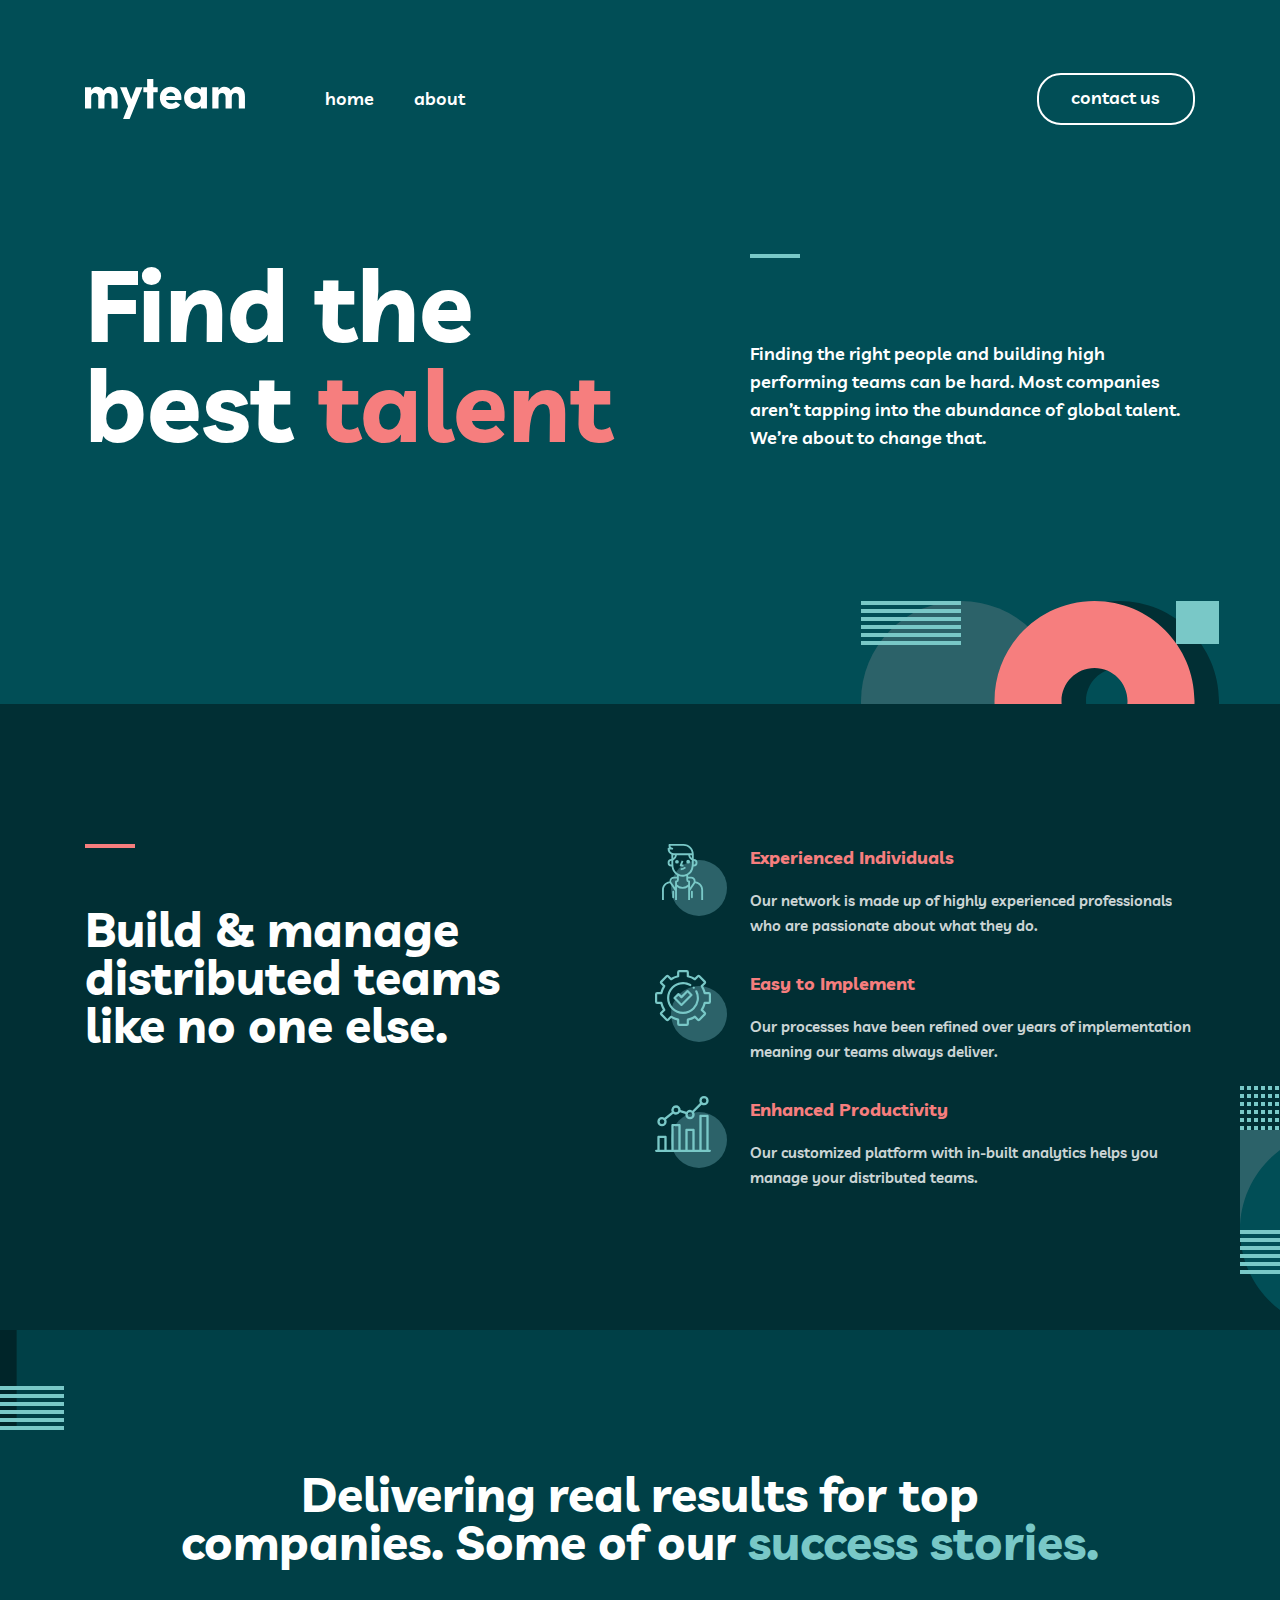
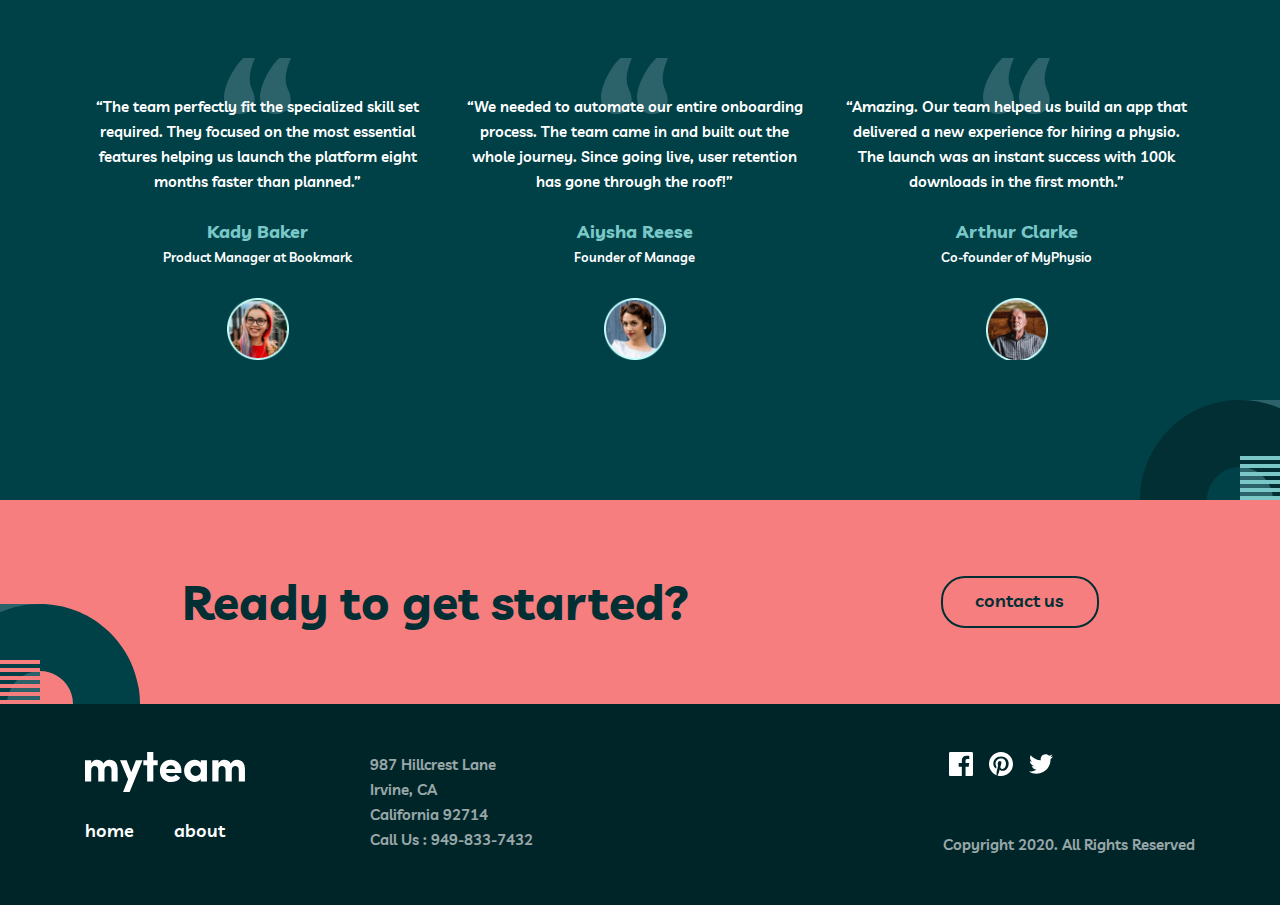
<file: index.html>
<!DOCTYPE html>
<html lang="en">
	<head>
		<meta charset="UTF-8" />
		<meta http-equiv="X-UA-Compatible" content="IE=edge" />
		<meta name="viewport" content="width=device-width, initial-scale=1.0" />
		<title>My Team</title>
		<link rel="stylesheet" href="./css/main.css" />
	</head>
	<body>
		<header class="site-header">
			<div class="container">
				<div class="site-header__inner">
					<a class="site-header__link" href="./index.html">
						<picture>
							<source media="(max-width:768px)" srcset="./images/logo-tablet.svg">
							<img class="logo__pic" src="./images/myteam-logo.svg" alt="site logo" width="160" height="40">
						</picture>
					</a>
					<nav class="navbar">
						<ul class="navbar__list">
					   		<li class="navbar__item">
						 		<a class="navbar__link main-link" href="./index.html">home</a>
					   		</li>
					   		<li class="navbar__item">
						 		<a class="navbar__link main-link" href="./about.html">about</a>
					   		</li>
					 	</ul>
					</nav>
					<a class="link-contact main-link" href="./contact.html">contact us</a>
					<img class="menu-btn" src="./images/menu-btn.svg" alt="menu btn" width="20" height="17">
				</div>
			</div>
		</header>
		<main>
			<section class="hero">
				<div class="container">
					<div class="hero__inner">
						<div class="hero__headline">
							<h1 class="hero__title">Find the best <span class="hero__span">talent</span></h1>
						</div>
						<div class="hero__desc">
							<span class="hero__line line"></span>
							<p class="hero__text">Finding the right people and building high performing teams can be hard. Most companies aren’t tapping into the abundance of global talent. We’re about to change that.</p>
						</div>
					</div>
				</div>
			</section>
			<section class="manage">
				<div class="container">
					<div class="manage__inner">
						<div class="manage__heading">
							<span class="manage__line line"></span>
							<h2 class="manage__title">Build & manage distributed teams like no one else.</h2>
						</div>
						<ul class="manage__list manage-list">
							<li class="manage__item">
								<h3 class="manage-list__title">Experienced Individuals</h3>
								<p class="manage-list__text">Our network is made up of highly experienced professionals who are passionate about what they do.</p>
							</li>
							<li class="manage__item">
								<h3 class="manage-list__title">Easy to Implement</h3>
								<p class="manage-list__text">Our processes have been refined over years of implementation meaning our teams always deliver.</p>
							</li>
							<li class="manage__item">
								<h3 class="manage-list__title">Enhanced Productivity</h3>
								<p class="manage-list__text">Our customized platform with in-built analytics helps you manage your distributed teams.</p>
							</li>
						</ul>
					</div>
				</div>
			</section>
			<section class="stories">
				<div class="container">
					<div class="stories__inner">
						<div class="stories__heading">
							<h2 class="stories__title">Delivering real results for top companies. Some of our <span class="stories__span">success stories.</span></h2>
						</div>
						<ul class="stories__list stories-list">
							<li class="stories__item">
								<q class="stories__quote" cite="https://www.wikipedia.org/">The team perfectly fit the specialized skill set required. They focused on the most essential features helping us launch the platform eight months faster than planned.</q>
								<h3 class="stories-list__title">Kady Baker</h3>
								<p class="stories-list__small">Product Manager at Bookmark</p>
							</li>
							<li class="stories__item">
								<q class="stories__quote" cite="https://www.wikipedia.org/">We needed to automate our entire onboarding process. The team came in and built out the whole journey. Since going live, user retention has gone through the roof!</q>
								<h3 class="stories-list__title">Aiysha Reese</h3>
								<p class="stories-list__small">Founder of Manage</p>
							</li>
							<li class="stories__item">
								<q class="stories__quote" cite="https://www.wikipedia.org/">Amazing. Our team helped us build an app that delivered a new experience for hiring a physio. The launch was an instant success with 100k downloads in the first month.</q>
								<h3 class="stories-list__title">Arthur Clarke</h3>
								<p class="stories-list__small">Co-founder of MyPhysio</p>
							</li>
						</ul>
					</div>
				</div>
			</section>
			<article class="article">
				<div class="container">
					<div class="article__inner">
						<h2 class="article__title">Ready to get started?</h2>
						<a href="" class="article__link main-link">contact us</a>
					</div>
				</div>
			</article>
		</main>
		<footer class="site-footer">
			<div class="container">
				<div class="site-footer__inner">
					<div class="site-footer__main">
						<a class="site-header__link" href="./index.html">
							<picture>
								<source media="(max-width:768px)" srcset="./images/logo-tablet.svg">
								<img class="logo__pic" src="./images/myteam-logo.svg" alt="site logo" width="160" height="40">
							</picture>
						</a>
						<div class="footer__navbar">
							<ul class="navbar__list">
								   <li class="navbar__item">
									 <a class="navbar__link main-link" href="./index.html">home</a>
								   </li>
								   <li class="navbar__item">
									 <a class="navbar__link main-link" href="./about.html">about</a>
								   </li>
							 </ul>
						</div>
					</div>
					<ul class="site-footer__list">
						<li class="site-footer__item">987  Hillcrest Lane</li>
						<li class="site-footer__item">Irvine, CA</li>
						<li class="site-footer__item">California 92714</li>
						<li class="site-footer__item">Call Us : <a class="tel" href="tel:9498337432">949-833-7432</a></li>
					</ul>
					<div class="list-cite">
						<ul class="list-cite__list">
							<li class="list-item">
								<a href="https://www.facebook.com/" class="list-item__link">
									<img class="list-item__img" src="./images/facebook.svg" alt="facebook logo" width="24" height="24">
								</a>
							</li>
							<li class="list-item">
								<a href="https://www.pinterest.com/" class="list-item__link">
									<img class="list-item__img" src="./images/Pinterest.svg" alt=" pinterest logo" width="24" height="24">
								</a>
							</li>
							<li class="list-item">
								<a href="https://twitter.com/" class="list-item__link">
									<img class="list-item__img" src="./images/twitter.svg" alt=" twitter logo" width="24" height="24">
								</a>
							</li>
						</ul>
						<small class="footer__list-cite">Copyright 2020. All Rights Reserved</small>
					</div>
				</div>
			</div>
		</footer>
	</body>
</html>
</file>
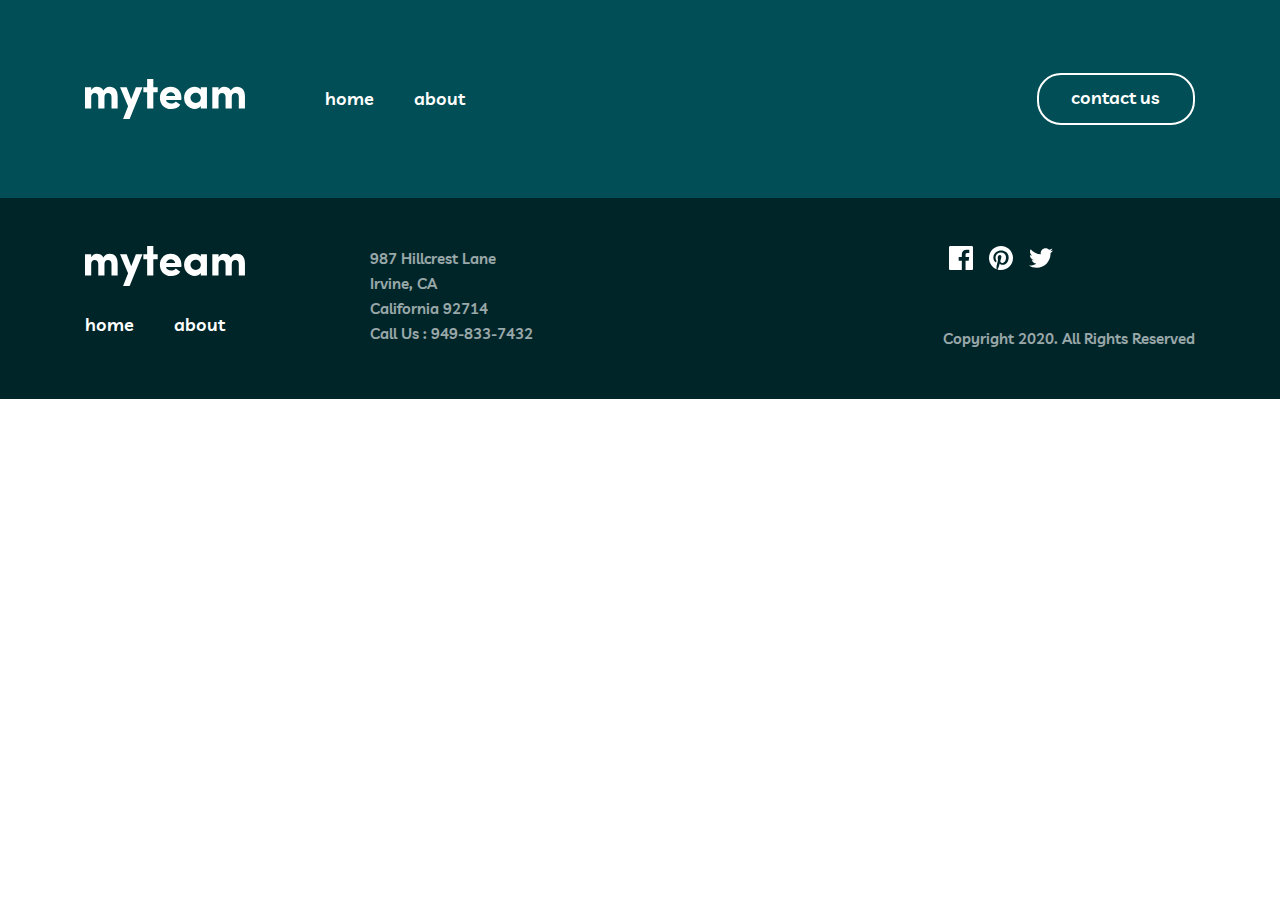
<file: about.html>
<!DOCTYPE html>
<html lang="en">
<head>
  <meta charset="UTF-8">
  <meta http-equiv="X-UA-Compatible" content="IE=edge">
  <meta name="viewport" content="width=device-width, initial-scale=1.0">
  <title>About</title>
  <link rel="stylesheet" href="./css/main.css">
</head>
<body>
  <header class="site-header">
    <div class="container">
      <div class="site-header__inner">
        <a class="site-header__link" href="./index.html">
          <img class="logo" src="./images/myteam-logo.svg" alt="site logo" width="160" height="40">
        </a>
        <nav class="navbar">
          <ul class="navbar__list">
               <li class="navbar__item">
               <a class="navbar__link main-link" href="./index.html">home</a>
               </li>
               <li class="navbar__item">
               <a class="navbar__link main-link" href="./about.html">about</a>
               </li>
           </ul>
        </nav>
        <a class="link-contact main-link" href="./">contact us</a>
      </div>
    </div>
  </header>
  <footer class="site-footer">
    <div class="container">
      <div class="site-footer__inner">
        <div class="site-footer__main">
          <a class="site-header__link" href="./index.html">
            <img class="logo" src="./images/myteam-logo.svg" alt="site logo" width="160" height="40">
          </a>
          <div class="footer__navbar">
            <ul class="navbar__list">
                 <li class="navbar__item">
                 <a class="navbar__link main-link" href="./index.html">home</a>
                 </li>
                 <li class="navbar__item">
                 <a class="navbar__link main-link" href="./about.html">about</a>
                 </li>
             </ul>
          </div>
        </div>
        <ul class="site-footer__list">
          <li class="site-footer__item">987  Hillcrest Lane</li>
          <li class="site-footer__item">Irvine, CA</li>
          <li class="site-footer__item">California 92714</li>
          <li class="site-footer__item">Call Us : <a class="tel" href="tel:9498337432">949-833-7432</a></li>
        </ul>
        <div class="list-cite">
          <ul class="list-cite__list">
            <li class="list-item">
              <a href="https://www.facebook.com/" class="list-item__link">
                <img class="list-item__img" src="./images/facebook.svg" alt="facebook logo" width="24" height="24">
              </a>
            </li>
            <li class="list-item">
              <a href="https://www.pinterest.com/" class="list-item__link">
                <img class="list-item__img" src="./images/Pinterest.svg" alt=" pinterest logo" width="24" height="24">
              </a>
            </li>
            <li class="list-item">
              <a href="https://twitter.com/" class="list-item__link">
                <img class="list-item__img" src="./images/twitter.svg" alt=" twitter logo" width="24" height="24">
              </a>
            </li>
          </ul>
          <small class="footer__list-cite">Copyright 2020. All Rights Reserved</small>
        </div>
      </div>
    </div>
  </footer>
</body>
</html>
</file>
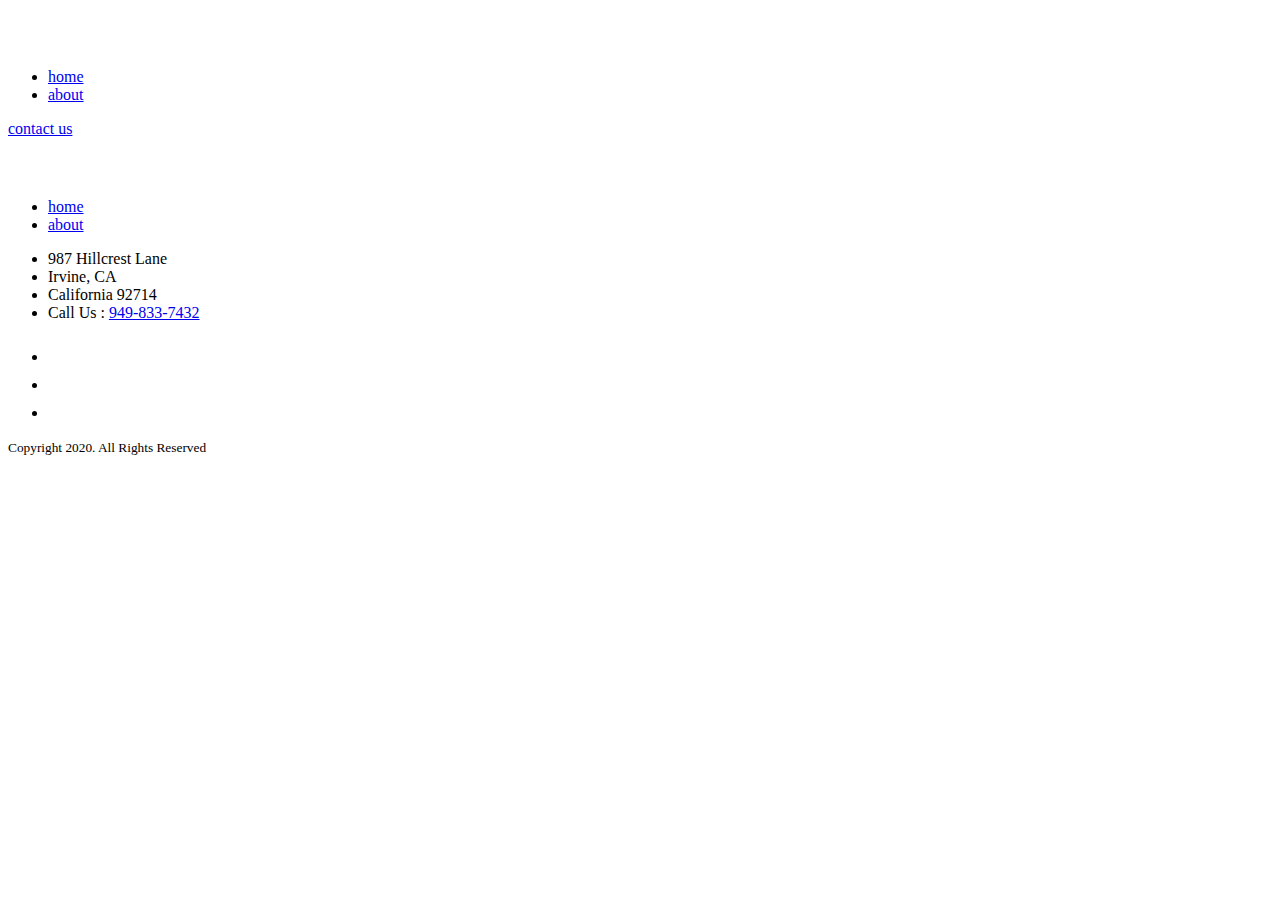
<file: contact.html>
<!DOCTYPE html>
<html lang="en">
<head>
  <meta charset="UTF-8">
  <meta http-equiv="X-UA-Compatible" content="IE=edge">
  <meta name="viewport" content="width=device-width, initial-scale=1.0">
  <title>Document</title>
</head>
<body>
  <header class="site-header">
    <div class="container">
      <div class="site-header__inner">
        <a class="site-header__link" href="./index.html">
          <img class="logo" src="./images/myteam-logo.svg" alt="site logo" width="160" height="40">
        </a>
        <nav class="navbar">
          <ul class="navbar__list">
               <li class="navbar__item">
               <a class="navbar__link main-link" href="./index.html">home</a>
               </li>
               <li class="navbar__item">
               <a class="navbar__link main-link" href="./about.html">about</a>
               </li>
           </ul>
        </nav>
        <a class="link-contact main-link" href="./contact.html">contact us</a>
      </div>
    </div>
  </header>
  <footer class="site-footer">
    <div class="container">
      <div class="site-footer__inner">
        <div class="site-footer__main">
          <a class="site-header__link" href="./index.html">
            <img class="logo" src="./images/myteam-logo.svg" alt="site logo" width="160" height="40">
          </a>
          <div class="footer__navbar">
            <ul class="navbar__list">
                 <li class="navbar__item">
                 <a class="navbar__link main-link" href="./index.html">home</a>
                 </li>
                 <li class="navbar__item">
                 <a class="navbar__link main-link" href="./about.html">about</a>
                 </li>
             </ul>
          </div>
        </div>
        <ul class="site-footer__list">
          <li class="site-footer__item">987  Hillcrest Lane</li>
          <li class="site-footer__item">Irvine, CA</li>
          <li class="site-footer__item">California 92714</li>
          <li class="site-footer__item">Call Us : <a class="tel" href="tel:9498337432">949-833-7432</a></li>
        </ul>
        <div class="list-cite">
          <ul class="list-cite__list">
            <li class="list-item">
              <a href="https://www.facebook.com/" class="list-item__link">
                <img class="list-item__img" src="./images/facebook.svg" alt="facebook logo" width="24" height="24">
              </a>
            </li>
            <li class="list-item">
              <a href="https://www.pinterest.com/" class="list-item__link">
                <img class="list-item__img" src="./images/Pinterest.svg" alt=" pinterest logo" width="24" height="24">
              </a>
            </li>
            <li class="list-item">
              <a href="https://twitter.com/" class="list-item__link">
                <img class="list-item__img" src="./images/twitter.svg" alt=" twitter logo" width="24" height="24">
              </a>
            </li>
          </ul>
          <small class="footer__list-cite">Copyright 2020. All Rights Reserved</small>
        </div>
      </div>
    </div>
  </footer>
</body>
</html>
</file>
<file: css/main.css>
@font-face {
  font-family: "Livvic";
  src: url("../fonts/Livvic-Bold.woff2") format("woff2"), url("../fonts/Livvic-Bold.woff") format("woff");
  font-weight: bold;
  font-style: normal;
  font-display: swap;
}
@font-face {
  font-family: "Livvic";
  src: url("../fonts/Livvic-SemiBold.woff2") format("woff2"), url("../fonts/Livvic-SemiBold.woff") format("woff");
  font-weight: 600;
  font-style: normal;
  font-display: swap;
}
/*! normalize.css v8.0.1 | MIT License | github.com/necolas/normalize.css */
/* Document
   ========================================================================== */
/**
 * 1. Correct the line height in all browsers.
 * 2. Prevent adjustments of font size after orientation changes in iOS.
 */
html {
  line-height: 1.15;
  /* 1 */
  -webkit-text-size-adjust: 100%;
  /* 2 */
}

/* Sections
   ========================================================================== */
/**
 * Remove the margin in all browsers.
 */
body {
  margin: 0;
}

/**
 * Render the `main` element consistently in IE.
 */
main {
  display: block;
}

/**
 * Correct the font size and margin on `h1` elements within `section` and
 * `article` contexts in Chrome, Firefox, and Safari.
 */
h1 {
  font-size: 2em;
  margin: 0.67em 0;
}

/* Grouping content
   ========================================================================== */
/**
 * 1. Add the correct box sizing in Firefox.
 * 2. Show the overflow in Edge and IE.
 */
hr {
  box-sizing: content-box;
  /* 1 */
  height: 0;
  /* 1 */
  overflow: visible;
  /* 2 */
}

/**
 * 1. Correct the inheritance and scaling of font size in all browsers.
 * 2. Correct the odd `em` font sizing in all browsers.
 */
pre {
  font-family: monospace, monospace;
  /* 1 */
  font-size: 1em;
  /* 2 */
}

/* Text-level semantics
   ========================================================================== */
/**
 * Remove the gray background on active links in IE 10.
 */
a {
  background-color: transparent;
}

/**
 * 1. Remove the bottom border in Chrome 57-
 * 2. Add the correct text decoration in Chrome, Edge, IE, Opera, and Safari.
 */
abbr[title] {
  border-bottom: none;
  /* 1 */
  text-decoration: underline;
  /* 2 */
  -webkit-text-decoration: underline dotted;
          text-decoration: underline dotted;
  /* 2 */
}

/**
 * Add the correct font weight in Chrome, Edge, and Safari.
 */
b,
strong {
  font-weight: bolder;
}

/**
 * 1. Correct the inheritance and scaling of font size in all browsers.
 * 2. Correct the odd `em` font sizing in all browsers.
 */
code,
kbd,
samp {
  font-family: monospace, monospace;
  /* 1 */
  font-size: 1em;
  /* 2 */
}

/**
 * Add the correct font size in all browsers.
 */
small {
  font-size: 80%;
}

/**
 * Prevent `sub` and `sup` elements from affecting the line height in
 * all browsers.
 */
sub,
sup {
  font-size: 75%;
  line-height: 0;
  position: relative;
  vertical-align: baseline;
}

sub {
  bottom: -0.25em;
}

sup {
  top: -0.5em;
}

/* Embedded content
   ========================================================================== */
/**
 * Remove the border on images inside links in IE 10.
 */
img {
  border-style: none;
}

/* Forms
   ========================================================================== */
/**
 * 1. Change the font styles in all browsers.
 * 2. Remove the margin in Firefox and Safari.
 */
button,
input,
optgroup,
select,
textarea {
  font-family: inherit;
  /* 1 */
  font-size: 100%;
  /* 1 */
  line-height: 1.15;
  /* 1 */
  margin: 0;
  /* 2 */
}

/**
 * Show the overflow in IE.
 * 1. Show the overflow in Edge.
 */
button,
input {
  /* 1 */
  overflow: visible;
}

/**
 * Remove the inheritance of text transform in Edge, Firefox, and IE.
 * 1. Remove the inheritance of text transform in Firefox.
 */
button,
select {
  /* 1 */
  text-transform: none;
}

/**
 * Correct the inability to style clickable types in iOS and Safari.
 */
button,
[type=button],
[type=reset],
[type=submit] {
  -webkit-appearance: button;
}

/**
 * Remove the inner border and padding in Firefox.
 */
button::-moz-focus-inner,
[type=button]::-moz-focus-inner,
[type=reset]::-moz-focus-inner,
[type=submit]::-moz-focus-inner {
  border-style: none;
  padding: 0;
}

/**
 * Restore the focus styles unset by the previous rule.
 */
button:-moz-focusring,
[type=button]:-moz-focusring,
[type=reset]:-moz-focusring,
[type=submit]:-moz-focusring {
  outline: 1px dotted ButtonText;
}

/**
 * Correct the padding in Firefox.
 */
fieldset {
  padding: 0.35em 0.75em 0.625em;
}

/**
 * 1. Correct the text wrapping in Edge and IE.
 * 2. Correct the color inheritance from `fieldset` elements in IE.
 * 3. Remove the padding so developers are not caught out when they zero out
 *    `fieldset` elements in all browsers.
 */
legend {
  box-sizing: border-box;
  /* 1 */
  color: inherit;
  /* 2 */
  display: table;
  /* 1 */
  max-width: 100%;
  /* 1 */
  padding: 0;
  /* 3 */
  white-space: normal;
  /* 1 */
}

/**
 * Add the correct vertical alignment in Chrome, Firefox, and Opera.
 */
progress {
  vertical-align: baseline;
}

/**
 * Remove the default vertical scrollbar in IE 10+.
 */
textarea {
  overflow: auto;
}

/**
 * 1. Add the correct box sizing in IE 10.
 * 2. Remove the padding in IE 10.
 */
[type=checkbox],
[type=radio] {
  box-sizing: border-box;
  /* 1 */
  padding: 0;
  /* 2 */
}

/**
 * Correct the cursor style of increment and decrement buttons in Chrome.
 */
[type=number]::-webkit-inner-spin-button,
[type=number]::-webkit-outer-spin-button {
  height: auto;
}

/**
 * 1. Correct the odd appearance in Chrome and Safari.
 * 2. Correct the outline style in Safari.
 */
[type=search] {
  -webkit-appearance: textfield;
  /* 1 */
  outline-offset: -2px;
  /* 2 */
}

/**
 * Remove the inner padding in Chrome and Safari on macOS.
 */
[type=search]::-webkit-search-decoration {
  -webkit-appearance: none;
}

/**
 * 1. Correct the inability to style clickable types in iOS and Safari.
 * 2. Change font properties to `inherit` in Safari.
 */
::-webkit-file-upload-button {
  -webkit-appearance: button;
  /* 1 */
  font: inherit;
  /* 2 */
}

/* Interactive
   ========================================================================== */
/*
 * Add the correct display in Edge, IE 10+, and Firefox.
 */
details {
  display: block;
}

/*
 * Add the correct display in all browsers.
 */
summary {
  display: list-item;
}

/* Misc
   ========================================================================== */
/**
 * Add the correct display in IE 10+.
 */
template {
  display: none;
}

/**
 * Add the correct display in IE 10.
 */
[hidden] {
  display: none;
}

html {
  height: 100%;
  scroll-behavior: smooth;
}

*,
*::before,
*::after {
  box-sizing: border-box;
}

body {
  font-family: "Livvic", sans-serif;
  display: flex;
  flex-direction: column;
  height: 100%;
  margin: 0;
  padding: 0;
}

main {
  flex-grow: 1;
  background-color: #014e56;
}

img {
  max-width: 100%;
  height: auto;
  vertical-align: middle;
  -o-object-fit: cover;
     object-fit: cover;
}

.visually-hidden {
  clip: rect(0 0 0 0);
  -webkit-clip-path: inset(50%);
          clip-path: inset(50%);
  height: 1px;
  overflow: hidden;
  position: absolute;
  white-space: nowrap;
  width: 1px;
}

.container {
  width: 100%;
  max-width: 1150px;
  margin: 0 auto;
  padding: 0 20px;
}

.site-header {
  padding: 73px 0;
  background-color: #014e56;
}

.site-header__inner {
  display: flex;
  align-items: center;
}

.navbar {
  margin-left: 80px;
}

.navbar__list {
  display: flex;
  align-items: center;
  margin: 0;
  padding: 0;
  list-style-type: none;
}

.navbar__item + .navbar__item {
  margin-left: 40px;
}

.main-link {
  font-weight: 600;
  font-size: 18px;
  line-height: 28px;
  color: #ffffff;
  text-decoration: none;
}

.main-link:hover {
  color: #f67e7e;
}

.link-contact {
  margin-left: auto;
  padding: 9px 33px 11px 32px;
  border: 2px solid #ffffff;
  border-radius: 24px;
}

.link-contact:hover {
  background: #FFFFFF;
  border: 2px solid #FFFFFF;
  border-radius: 24px;
  color: #002529;
}

.menu-btn {
  display: none;
}

@media only screen and (max-width: 768px) {
  .site-header {
    padding: 64px 0;
  }
  .logo__pic {
    width: 128px;
    height: 32px;
  }
}
@media only screen and (max-width: 576px) {
  .site-header {
    padding: 48px 0;
  }
  .site-header__inner {
    align-items: center;
    justify-content: space-between;
  }
  .navbar {
    display: none;
  }
  .link-contact {
    display: none;
  }
  .menu-btn {
    display: block;
  }
}
.hero {
  padding: 56px 0 250px;
  background-color: #014e56;
  background-image: url("../images/hero-bgi-left.svg"), url("../images/hero-bgi-bottom.svg");
  background-repeat: no-repeat;
  background-size: 200px 200px, 358px 200px;
  background-position: calc(50% - 750px) calc(50% - 100px), calc(50% + 400px) calc(50% + 250px);
}

.hero__inner {
  display: flex;
  align-items: flex-start;
}

.hero__headline {
  width: 100%;
  max-width: 620px;
}

.hero__title {
  margin: 0;
  font-weight: 700;
  font-size: 100px;
  line-height: 100px;
  color: #ffffff;
}

.hero__span {
  color: #f67e7e;
}

.hero__desc {
  margin-left: auto;
  width: 100%;
  max-width: 445px;
}

.hero__line {
  border: 2px solid #79c8c7;
  background-color: #79c8c7;
  margin-bottom: 79px;
}

.line {
  display: inline-block;
  width: 50px;
}

.hero__text {
  margin: 0;
  font-weight: 600;
  font-size: 18px;
  line-height: 28px;
  color: #ffffff;
}

@media only screen and (max-width: 768px) {
  .hero {
    padding: 48px 0 258px;
    background-image: url("../images/hero-bgi-bottom.svg");
    background-size: 358px 200px;
    background-position: 50% calc(50% + 260px);
  }
  .hero__inner {
    display: block;
    margin: 0 auto;
    text-align: center;
  }
  .hero__headline {
    margin: 0 auto;
    width: 397px;
  }
  .hero__title {
    font-size: 64px;
    line-height: 56px;
  }
  .hero__desc {
    max-width: 460px;
    margin: 24px auto 0;
    text-align: center;
  }
  .hero__line {
    display: none;
  }
  .hero__text {
    font-size: 15px;
    line-height: 28px;
  }
}
@media only screen and (max-width: 576px) {
  .hero {
    padding: 32px 0 197px;
    background-image: url("../images/hero-bgi-bottom.svg");
    background-position: 50% calc(50% + 220px);
  }
  .hero__headline {
    width: 240px;
  }
  .hero__title {
    font-size: 40px;
    line-height: 40px;
  }
  .hero__desc {
    max-width: 330px;
    margin-top: 18px;
  }
}
.manage {
  padding: 140px 0;
  background-color: #012f34;
  background-image: url("../images/manage-bgi-bottom.svg");
  background-repeat: no-repeat;
  background-size: 200px 244px;
  background-position: calc(50% + 700px) calc(50% + 191px);
}

.manage__inner {
  display: flex;
  align-items: flex-start;
}

.manage__heading {
  width: 100%;
  max-width: 445px;
}

.manage__title {
  margin: 0;
  font-weight: 700;
  font-size: 48px;
  line-height: 48px;
  color: #ffffff;
}

.manage__line {
  border: 2px solid #f67e7e;
  background-color: #f67e7e;
  margin-bottom: 54px;
}

.manage__list {
  width: 100%;
  max-width: 540px;
  margin: 0;
  margin-left: auto;
  padding: 0;
  list-style-type: none;
}

.manage__item + .manage__item {
  margin-top: 32px;
}

.manage__item {
  padding-left: 95px;
  display: inline-block;
  background-repeat: no-repeat;
  background-size: 72px 72px;
}

.manage__item:nth-child(1) {
  background-image: url("../images/Experienced.svg");
}

.manage__item:nth-child(2) {
  background-image: url("../images/Easy.svg");
}

.manage__item:nth-child(3) {
  background-image: url("../images/Enhanced.svg");
}

.manage-list__title {
  margin: 0 0 16px;
  font-weight: 700;
  font-size: 18px;
  line-height: 28px;
  color: #f67e7e;
}

.manage-list__text {
  margin: 0;
  font-weight: 600;
  font-size: 15px;
  line-height: 25px;
  color: #ffffff;
  mix-blend-mode: normal;
  opacity: 0.8;
}

@media only screen and (max-width: 768px) {
  .manage {
    padding: 100px 0;
    background-image: url("../images/manage-bgi-bottom.svg");
    background-size: 200px 244px;
    background-position: calc(50% + 385px) calc(50% - 245px);
  }
  .manage__inner {
    display: block;
    margin: 0 auto;
  }
  .manage__heading {
    margin: 0 auto 64px;
    max-width: 445px;
  }
  .manage__title {
    font-size: 32px;
    line-height: 32px;
  }
  .manage__list {
    max-width: 540px;
    margin: 0 auto;
  }
}
@media only screen and (max-width: 576px) {
  .manage {
    padding: 64px 0;
    background-image: url("../images/manage-bgi-bottom.svg");
    background-size: 200px 244px;
    background-position: calc(50% + 285px) calc(50% - 410px);
  }
  .manage__heading {
    margin-bottom: 56px;
    max-width: 240px;
  }
  .manage__list {
    margin-top: 56px;
  }
  .manage__item {
    margin: 0 auto;
    padding: 0;
    padding-top: 80px;
    width: 327px;
    display: block;
    text-align: center;
    background-position: top center;
  }
}
.stories {
  padding: 140px 0 140px;
  background-color: #004047;
  background-image: url("../images/stories-bgi-top.svg"), url("../images/stories-bgi-bottom.svg");
  background-repeat: no-repeat;
  background-size: 147px 100px, 200px 200px;
  background-position: calc(50% - 650px) calc(50% - 335px), calc(50% + 600px) calc(50% + 385px);
}

.stories__heading {
  margin: 0 auto;
  width: 100%;
  max-width: 932px;
}

.stories__span {
  color: #79c8c7;
}

.stories__title {
  margin: 0;
  margin-bottom: 92px;
  font-weight: 700;
  font-size: 48px;
  line-height: 48px;
  text-align: center;
  color: #ffffff;
}

.stories-list {
  display: flex;
  align-items: center;
  justify-content: space-between;
  gap: 30px;
  margin: 0;
  padding: 0;
  list-style-type: none;
}

.stories__item {
  padding-top: 36px;
  background-image: url("../images/quotes.svg");
  background-repeat: no-repeat;
  background-size: 67px 56px;
  background-position: top center;
}

.stories__item::after {
  display: block;
  margin: 32px auto 0;
  width: 62px;
  height: 62px;
  background-repeat: no-repeat;
  background-size: 62px 62px;
  background-position: right;
  content: "";
}

.stories__item:nth-child(1)::after {
  background-image: url("../images/Kady-Baker.png");
}

.stories__item:nth-child(2)::after {
  background-image: url("../images/Aiysha-Reese.png");
}

.stories__item:nth-child(3)::after {
  background-image: url("../images/Arthur-Clarke.png");
}

.stories__quote {
  display: inline-block;
  margin-bottom: 24px;
  font-weight: 600;
  font-size: 15px;
  line-height: 25px;
  text-align: center;
  color: #ffffff;
}

.stories-list__title {
  margin: 0;
  margin-bottom: 2px;
  font-weight: 700;
  font-size: 18px;
  line-height: 28px;
  text-align: center;
  color: #79c8c7;
}

.stories-list__small {
  margin: 0;
  font-size: 13px;
  line-height: 18px;
  text-align: center;
  color: #ffffff;
}

@media only screen and (max-width: 768px) {
  .stories {
    padding: 100px 0;
    background-image: url("../images/stories-bgi-top.svg"), url("../images/stories-bgi-bottom.svg");
    background-size: 147px 100px, 200px 200px;
    background-position: calc(50% - 310px) calc(50% - 585px), calc(50% + 284px) calc(50% + 636px);
  }
  .stories__heading {
    max-width: 491px;
  }
  .stories__title {
    margin-bottom: 48px;
    font-size: 32px;
    line-height: 32px;
  }
  .stories-list {
    display: flex;
    align-items: center;
    flex-direction: column;
    gap: 48px;
  }
  .stories__item {
    width: 573px;
  }
}
@media only screen and (max-width: 576px) {
  .stories {
    padding: 100px 0;
    background-image: url("../images/stories-bgi-top.svg"), url("../images/stories-bgi-bottom.svg");
    background-size: 147px 100px, 200px 200px;
    background-position: calc(50% - 215px) calc(50% - 640px), calc(50% + 187px) calc(50% + 690px);
  }
  .stories__heading {
    max-width: 327px;
  }
  .stories__item {
    width: 327px;
  }
}
.article {
  padding: 76px 0;
  background-color: #f67e7e;
  background-image: url("../images/contact-us-bgi.svg");
  background-repeat: no-repeat;
  background-size: 200px 244px;
  background-position: calc(50% - 600px) calc(50% + 80px);
}

.article__inner {
  width: 100%;
  max-width: 917px;
  margin: 0 auto;
  display: flex;
  align-items: center;
  justify-content: space-between;
}

.article__title {
  margin: 0;
  font-weight: 700;
  font-size: 48px;
  line-height: 48px;
  color: #012f34;
}

.article__link {
  color: #012f34;
  padding: 9px 33px 11px 32px;
  border: 2px solid #012f34;
  border-radius: 24px;
}

.article__link:hover {
  background: #012f34;
  border: 2px solid #012f34;
  border-radius: 24px;
  color: #ffffff;
}

@media only screen and (max-width: 768px) {
  .article {
    padding: 84px 0;
    background-image: url("../images/contact-us-bgi.svg");
    background-size: 200px 244px;
    background-position: calc(50% - 284px) calc(50% + 90px);
  }
  .article__inner {
    max-width: 573px;
  }
  .article__title {
    font-size: 32px;
    line-height: 32px;
  }
}
@media only screen and (max-width: 576px) {
  .article {
    padding: 83px 0;
    background-image: url("../images/contact-us-bgi.svg");
    background-size: 200px 244px;
    background-position: calc(50% - 187px) calc(50% + 150px);
  }
  .article__inner {
    text-align: center;
    max-width: 300px;
    display: flex;
    flex-direction: column;
    gap: 24px;
  }
}
.site-footer {
  padding: 48px 0;
  background-color: #002529;
}

.site-footer__inner {
  display: flex;
  align-items: flex-start;
}

.footer__navbar {
  margin-top: 25px;
}

.site-footer__list {
  margin: 0;
  margin-left: 125px;
  padding: 0;
  list-style-type: none;
}

.site-footer__item {
  font-weight: 600;
  font-size: 15px;
  line-height: 25px;
  color: #ffffff;
  mix-blend-mode: normal;
  opacity: 0.6;
}

.tel {
  text-decoration: none;
  color: #ffffff;
}

.list-cite {
  margin-left: auto;
}

.list-cite__list {
  width: 110px;
  display: flex;
  align-items: center;
  justify-content: flex-end;
  gap: 16px;
  margin: 0;
  margin-bottom: 56px;
  padding: 0;
  list-style-type: none;
}

.footer__list-cite {
  font-weight: 600;
  font-size: 15px;
  line-height: 25px;
  color: #ffffff;
  mix-blend-mode: normal;
  opacity: 0.6;
}

.list-item__img:hover {
  background-color: #F67E7E;
}

@media only screen and (max-width: 768px) {
  .site-footer {
    padding: 56px 0;
  }
  .site-footer__inner {
    display: flex;
    flex-wrap: wrap;
  }
  .site-footer__list {
    margin-left: auto;
    text-align: end;
  }
  .list-cite {
    width: 100%;
    max-width: 728px;
    margin: 0;
    margin-top: 34px;
    margin-right: auto;
    display: flex;
    justify-content: space-between;
  }
  .list-cite__list {
    margin-bottom: 0;
    display: flex;
    align-items: center;
  }
  .footer__navbar {
    margin: 0 auto;
    margin-top: 53px;
  }
  .footer__list-cite {
    display: inline-block;
  }
}
@media only screen and (max-width: 576px) {
  .site-footer__inner {
    margin: 0 auto;
    text-align: center;
    display: block;
  }
  .site-footer__main {
    text-align: center;
  }
  .site-footer__list {
    margin-left: 0;
    text-align: center;
  }
  .list-cite {
    margin: 42px auto 0;
    align-items: center;
    flex-direction: column;
  }
  .footer__navbar {
    margin: 24px auto 24px 0;
  }
  .navbar__list {
    justify-content: center;
  }
  .list-cite__list {
    margin: 0;
    text-align: center;
  }
  .footer__list-cite {
    text-align: center;
    margin: 0;
    margin-top: 18px;
  }
}/*# sourceMappingURL=main.css.map */
</file>
